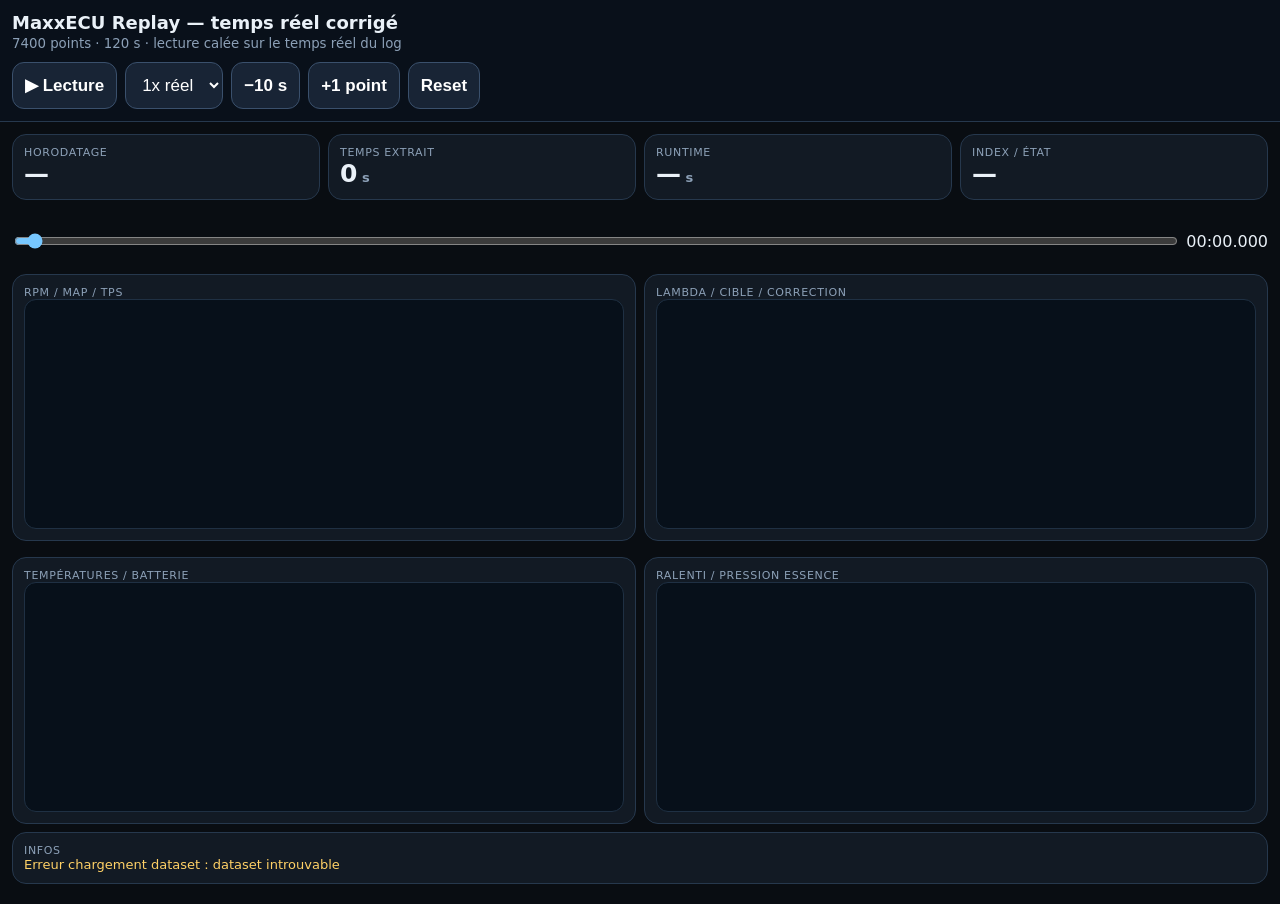
<file: maxxecu-replay/index.html>
<!doctype html><html lang="fr"><head><meta charset="utf-8"><meta name="viewport" content="width=device-width,initial-scale=1,viewport-fit=cover"><title>MaxxECU Replay realtime</title><style>*{box-sizing:border-box}body{margin:0;background:#090d12;color:#eaf1f8;font-family:system-ui,-apple-system,Segoe UI,Arial,sans-serif}header{position:sticky;top:0;z-index:5;background:#09101a;border-bottom:1px solid #26384d;padding:12px}h1{font-size:18px;margin:0}small{color:#8ca0b7}.controls{display:flex;gap:8px;flex-wrap:wrap;margin-top:10px}button,select,input{font-size:17px;padding:12px;border-radius:12px;background:#182435;color:#fff;border:1px solid #3a506c}button{font-weight:800}.wrap{padding:12px;max-width:1300px;margin:auto}.grid{display:grid;grid-template-columns:repeat(4,1fr);gap:8px}.card{background:#121a24;border:1px solid #26384d;border-radius:14px;padding:11px;margin-bottom:8px}.lab{color:#8ca0b7;font-size:11px;text-transform:uppercase;letter-spacing:.06em}.val{font-size:25px;font-weight:900;font-variant-numeric:tabular-nums}.unit{color:#8ca0b7;font-size:13px}.timeline{display:grid;grid-template-columns:1fr auto;gap:10px;align-items:center;margin:10px 0}input[type=range]{width:100%;accent-color:#77c7ff}.charts{display:grid;grid-template-columns:1fr 1fr;gap:8px}canvas{width:100%;height:230px;background:#07101a;border:1px solid #1f3043;border-radius:12px;display:block}.bad{border-color:#ff6b6b}#info{color:#ffd166;white-space:pre-wrap;font-size:13px}@media(max-width:850px){.grid{grid-template-columns:1fr 1fr}.charts{grid-template-columns:1fr}}@media(max-width:520px){header,.wrap{padding:10px}button,select{flex:1}.val{font-size:21px}}</style></head><body><header><h1>MaxxECU Replay — temps réel corrigé</h1><small>7400 points · 120 s · lecture calée sur le temps réel du log</small><div class="controls"><button id="play">▶ Lecture</button><select id="speed"><option value="0.25">0.25x</option><option value="0.5">0.5x</option><option value="1" selected>1x réel</option><option value="2">2x</option><option value="4">4x</option><option value="8">8x</option></select><button id="back">−10 s</button><button id="step">+1 point</button><button id="reset">Reset</button></div></header><div class="wrap"><div class="grid"><div class="card"><div class="lab">Horodatage</div><div class="val" id="stamp">—</div></div><div class="card"><div class="lab">Temps extrait</div><div class="val"><span id="elapsed">0</span><span class="unit"> s</span></div></div><div class="card"><div class="lab">Runtime</div><div class="val"><span id="runtime">—</span><span class="unit"> s</span></div></div><div class="card"><div class="lab">Index / état</div><div class="val" id="state">—</div></div></div><div class="timeline"><input id="slider" type="range" min="0" max="0" value="0"><div id="clock">00:00.000</div></div><div class="grid" id="metrics"></div><div class="charts"><div class="card"><div class="lab">RPM / MAP / TPS</div><canvas id="c1" width="900" height="300"></canvas></div><div class="card"><div class="lab">Lambda / cible / correction</div><canvas id="c2" width="900" height="300"></canvas></div><div class="card"><div class="lab">Températures / batterie</div><canvas id="c3" width="900" height="300"></canvas></div><div class="card"><div class="lab">Ralenti / pression essence</div><canvas id="c4" width="900" height="300"></canvas></div></div><div class="card"><div class="lab">Infos</div><div id="info">Chargement des 7400 points…</div></div></div><script>(function(){var D=[],i=0,playing=false,playWall=0,playLogT=0,lastPaint=0,base=new Date(2026,4,12,17,37,54);var $=function(id){return document.getElementById(id)};function f(v,d){v=Number(v);return isFinite(v)?v.toFixed(d||0):'—'}function mmss(t){t=Number(t)||0;var m=Math.floor(t/60),s=t-m*60;return String(m).padStart(2,'0')+':'+s.toFixed(3).padStart(6,'0')}function stamp(t){var d=new Date(base.getTime()+t*1000);return String(d.getHours()).padStart(2,'0')+':'+String(d.getMinutes()).padStart(2,'0')+':'+String(d.getSeconds()).padStart(2,'0')+'.'+String(d.getMilliseconds()).padStart(3,'0')}function byTime(t){var lo=0,hi=D.length-1;while(lo<hi){var m=(lo+hi)>>1;if(D[m].t<t)lo=m+1;else hi=m}return lo}function cls(k,v){return (k==='lambda'&&(v<.85||v>1.2))||(k==='bat'&&v<12)||(k==='rpm'&&v>2500)?'bad':''}function val(v){v=Number(v);if(!isFinite(v))return'—';return Math.abs(v)>=100?f(v,0):f(v,2)}function render(force){if(!D.length)return;var d=D[i];$('stamp').textContent=stamp(d.t);$('elapsed').textContent=f(d.t,3);$('runtime').textContent=f(d.runtime,3);$('state').textContent=i+' / '+(D.length-1)+(playing?' ▶':' ❚❚');$('clock').textContent=mmss(d.t);$('slider').value=i;var M=[['rpm','RPM','rpm'],['map','MAP','kPa'],['boost','Boost rel','bar'],['tps','TPS','%'],['lambda','Lambda','λ'],['lt','Cible λ','λ'],['lc','Corr λ','%'],['ign','Avance','°'],['iat','IAT','°C'],['clt','CLT','°C'],['bat','Batterie','V'],['fuel','Fuel P','kPa'],['oil','Huile P','kPa'],['idle','Idle cible','rpm'],['ie','Idle erreur','rpm'],['kn','Knock corr','°']];$('metrics').innerHTML=M.map(function(m){return '<div class="card '+cls(m[0],d[m[0]])+'"><div class="lab">'+m[1]+'</div><div class="val">'+val(d[m[0]])+' <span class="unit">'+m[2]+'</span></div></div>'}).join('');var now=performance.now();if(force||now-lastPaint>140){draw('c1',[['rpm','RPM',0,3500],['map','MAP',0,120],['tps','TPS',0,100]]);draw('c2',[['lambda','Lambda',.7,1.5],['lt','Cible',.7,1.2],['lc','Corr',-30,30]]);draw('c3',[['iat','IAT',0,100],['clt','CLT',0,120],['bat','Batt',10,16]]);draw('c4',[['idle','Idle',0,1500],['ie','Err',-2500,1500],['fuel','Fuel',250,400]]);lastPaint=now}}function draw(id,S){var c=$(id),x=c.getContext('2d'),w=c.width,h=c.height,cols=['#77c7ff','#ffd166','#56d68a'];x.clearRect(0,0,w,h);x.strokeStyle='#223246';for(var g=0;g<5;g++){var y=25+g*(h-50)/4;x.beginPath();x.moveTo(42,y);x.lineTo(w-10,y);x.stroke()}S.forEach(function(s,n){x.strokeStyle=cols[n%cols.length];x.fillStyle=cols[n%cols.length];x.fillText(s[1],50+n*120,16);x.beginPath();var started=false;for(var j=0;j<D.length;j+=2){var v=Number(D[j][s[0]]);if(!isFinite(v))continue;var xx=42+j*(w-60)/(D.length-1),yy=h-25-((v-s[2])/(s[3]-s[2]))*(h-55);if(!started){x.moveTo(xx,yy);started=true}else x.lineTo(xx,yy)}x.stroke()});var xc=42+i*(w-60)/(D.length-1);x.strokeStyle='#fff';x.beginPath();x.moveTo(xc,20);x.lineTo(xc,h-20);x.stroke()}function loop(now){if(playing&&D.length){var sp=Number($('speed').value)||1;var target=playLogT+(now-playWall)/1000*sp;i=byTime(target);if(i>=D.length-1){i=D.length-1;playing=false;$('play').textContent='▶ Lecture'}render(false)}requestAnimationFrame(loop)}function start(){if(!D.length)return;playing=true;playWall=performance.now();playLogT=D[i].t;$('play').textContent='⏸ Pause';render(true)}function stop(){playing=false;$('play').textContent='▶ Lecture';render(true)}$('play').onclick=function(){playing?stop():start()};$('step').onclick=function(){stop();i=Math.min(D.length-1,i+1);render(true)};$('reset').onclick=function(){stop();i=0;render(true)};$('back').onclick=function(){stop();i=byTime(Math.max(0,D[i].t-10));render(true)};$('slider').oninput=function(){stop();i=Number(this.value)||0;render(true)};window.onerror=function(m,s,l){$('info').textContent='Erreur JS: '+m+' ligne '+l};fetch('maxxecu_120_original_sampling.html?v=7400').then(function(r){if(!r.ok)throw Error('HTTP '+r.status);return r.text()}).then(function(txt){var a=txt.indexOf('var D=['),b=txt.indexOf('];var base=',a);if(a<0||b<0)throw Error('dataset introuvable');var json=txt.slice(a+6,b+1);D=JSON.parse(json);$('slider').max=D.length-1;$('info').textContent='Données chargées : '+D.length+' points sur '+f(D[D.length-1].t,3)+' s. Lecture 1x = durée réelle.';render(true);requestAnimationFrame(loop)}).catch(function(e){$('info').textContent='Erreur chargement dataset : '+e.message});})();</script></body></html>
</file>
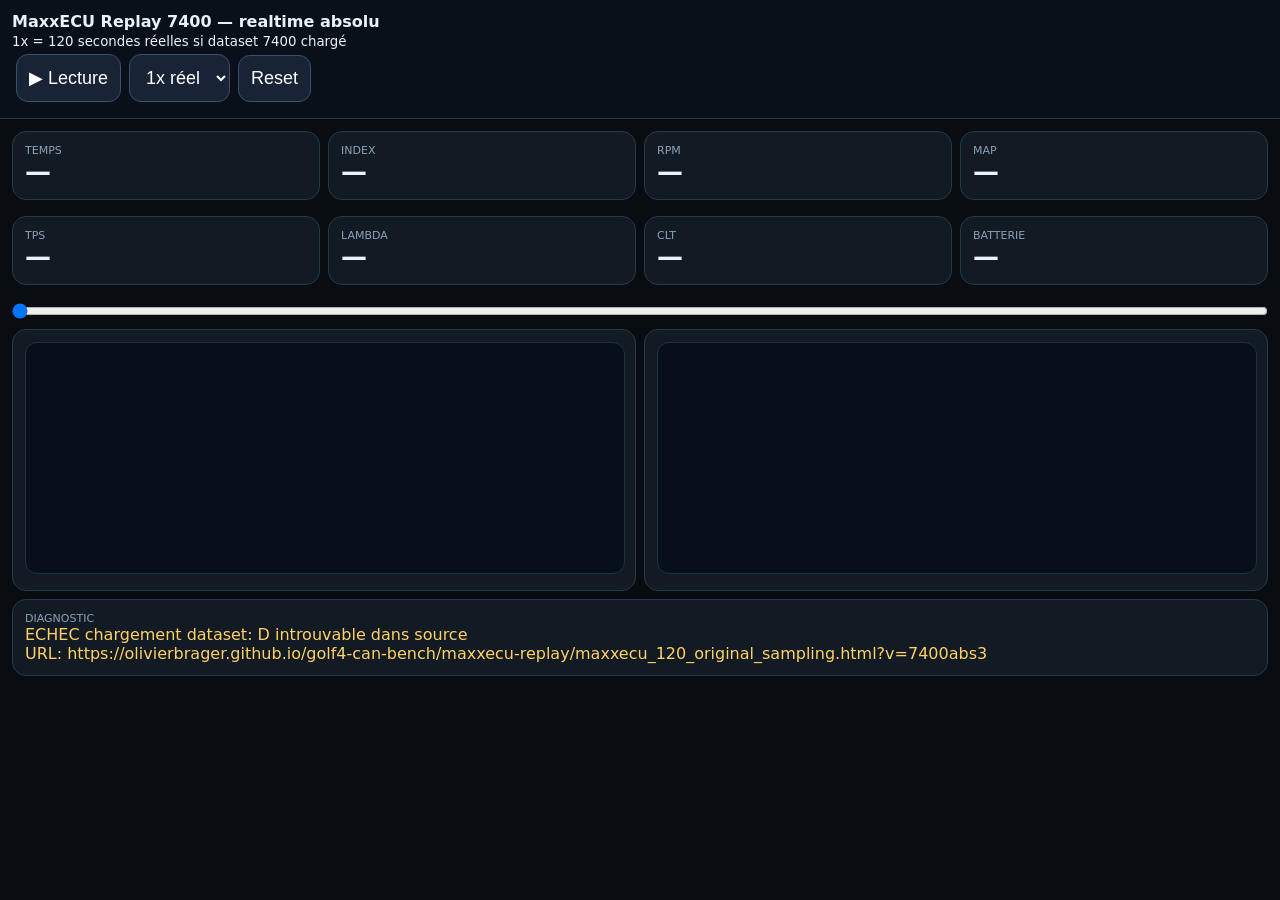
<file: maxxecu-replay/r7400-abs.html>
<!doctype html><html lang="fr"><head><meta charset="utf-8"><meta name="viewport" content="width=device-width,initial-scale=1"><title>MaxxECU r7400 abs</title><style>body{margin:0;background:#090d12;color:#eaf1f8;font-family:system-ui,Arial}header{position:sticky;top:0;background:#09101a;border-bottom:1px solid #26384d;padding:12px;z-index:2}button,select{font-size:18px;padding:12px;border-radius:12px;background:#182435;color:#fff;border:1px solid #3a506c;margin:4px}main{padding:12px}.grid{display:grid;grid-template-columns:repeat(4,1fr);gap:8px}.card{background:#121a24;border:1px solid #26384d;border-radius:14px;padding:12px;margin-bottom:8px}.lab{color:#8ca0b7;font-size:11px;text-transform:uppercase}.val{font-size:26px;font-weight:900;font-variant-numeric:tabular-nums}.charts{display:grid;grid-template-columns:1fr 1fr;gap:8px}canvas{width:100%;height:230px;background:#07101a;border:1px solid #1f3043;border-radius:12px}#info{color:#ffd166;white-space:pre-wrap}@media(max-width:800px){.grid,.charts{grid-template-columns:1fr 1fr}}@media(max-width:520px){.grid,.charts{grid-template-columns:1fr}button,select{width:100%}}</style></head><body><header><b>MaxxECU Replay 7400 — realtime absolu</b><br><small>1x = 120 secondes réelles si dataset 7400 chargé</small><br><button id="play">▶ Lecture</button><select id="speed"><option value="0.5">0.5x</option><option value="1" selected>1x réel</option><option value="2">2x</option><option value="4">4x</option><option value="8">8x</option></select><button id="reset">Reset</button></header><main><div class="grid"><div class="card"><div class="lab">Temps</div><div class="val" id="t">—</div></div><div class="card"><div class="lab">Index</div><div class="val" id="idx">—</div></div><div class="card"><div class="lab">RPM</div><div class="val" id="rpm">—</div></div><div class="card"><div class="lab">MAP</div><div class="val" id="map">—</div></div><div class="card"><div class="lab">TPS</div><div class="val" id="tps">—</div></div><div class="card"><div class="lab">Lambda</div><div class="val" id="lambda">—</div></div><div class="card"><div class="lab">CLT</div><div class="val" id="clt">—</div></div><div class="card"><div class="lab">Batterie</div><div class="val" id="bat">—</div></div></div><input id="slider" type="range" min="0" max="0" value="0" style="width:100%;margin:10px 0"><div class="charts"><div class="card"><canvas id="c1" width="900" height="300"></canvas></div><div class="card"><canvas id="c2" width="900" height="300"></canvas></div></div><div class="card"><div class="lab">Diagnostic</div><div id="info">Chargement...</div></div></main><script>(function(){var URL='https://olivierbrager.github.io/golf4-can-bench/maxxecu-replay/maxxecu_120_original_sampling.html?v=7400abs3';var D=[],i=0,playing=false,startWall=0,startLog=0,lastDraw=0;var $=id=>document.getElementById(id);function n(x){return Number(x)||0}function f(x,d){x=Number(x);return isFinite(x)?x.toFixed(d||0):'—'}function byTime(t){var lo=0,hi=D.length-1;while(lo<hi){var m=(lo+hi)>>1;if(n(D[m].t)<t)lo=m+1;else hi=m}return lo}function render(force){if(!D.length)return;var d=D[i];$('t').textContent=f(d.t,3)+' s';$('idx').textContent=i+' / '+(D.length-1);$('rpm').textContent=f(d.rpm,0);$('map').textContent=f(d.map,1);$('tps').textContent=f(d.tps,1);$('lambda').textContent=f(d.lambda,3);$('clt').textContent=f(d.clt,1);$('bat').textContent=f(d.bat,2);$('slider').value=i;var now=performance.now();if(force||now-lastDraw>200){draw('c1',[['rpm','RPM',0,3500],['map','MAP',0,120],['tps','TPS',0,100]]);draw('c2',[['lambda','Lambda',.7,1.5],['lt','LT',.7,1.2],['lc','LC',-30,30]]);lastDraw=now}}function draw(id,S){var c=$(id),x=c.getContext('2d'),w=c.width,h=c.height,cols=['#77c7ff','#ffd166','#56d68a'];x.clearRect(0,0,w,h);S.forEach(function(s,k){x.strokeStyle=cols[k%3];x.fillStyle=cols[k%3];x.fillText(s[1],40+k*110,16);x.beginPath();for(var j=0;j<D.length;j+=2){var v=n(D[j][s[0]]),xx=35+j*(w-50)/(D.length-1),yy=h-20-((v-s[2])/(s[3]-s[2]))*(h-45);if(j===0)x.moveTo(xx,yy);else x.lineTo(xx,yy)}x.stroke()});var xc=35+i*(w-50)/(D.length-1);x.strokeStyle='#fff';x.beginPath();x.moveTo(xc,20);x.lineTo(xc,h-15);x.stroke()}function loop(now){if(playing){var sp=n($('speed').value)||1;var target=startLog+(now-startWall)/1000*sp;i=byTime(target);if(i>=D.length-1){i=D.length-1;playing=false;$('play').textContent='▶ Lecture'}render(false)}requestAnimationFrame(loop)}$('play').onclick=function(){if(!D.length)return;if(playing){playing=false;$('play').textContent='▶ Lecture';return}playing=true;startWall=performance.now();startLog=n(D[i].t);$('play').textContent='⏸ Pause';render(true)};$('reset').onclick=function(){playing=false;$('play').textContent='▶ Lecture';i=0;render(true)};$('slider').oninput=function(){playing=false;$('play').textContent='▶ Lecture';i=n(this.value);render(true)};window.onerror=function(m,s,l){$('info').textContent='Erreur JS: '+m+' ligne '+l};fetch(URL,{cache:'no-store'}).then(r=>{if(!r.ok)throw Error('HTTP '+r.status);return r.text()}).then(txt=>{var a=txt.indexOf('var D=['),b=txt.indexOf('];var base=',a);if(a<0||b<0)throw Error('D introuvable dans source');D=JSON.parse(txt.slice(a+6,b+1));$('slider').max=D.length-1;$('info').textContent='OK dataset chargé: '+D.length+' points, durée '+f(D[D.length-1].t,3)+' s. À 1x, la lecture doit durer environ '+f(D[D.length-1].t,0)+' s.';render(true);requestAnimationFrame(loop)}).catch(e=>{$('info').textContent='ECHEC chargement dataset: '+e.message+'\nURL: '+URL});})();</script></body></html>
</file>
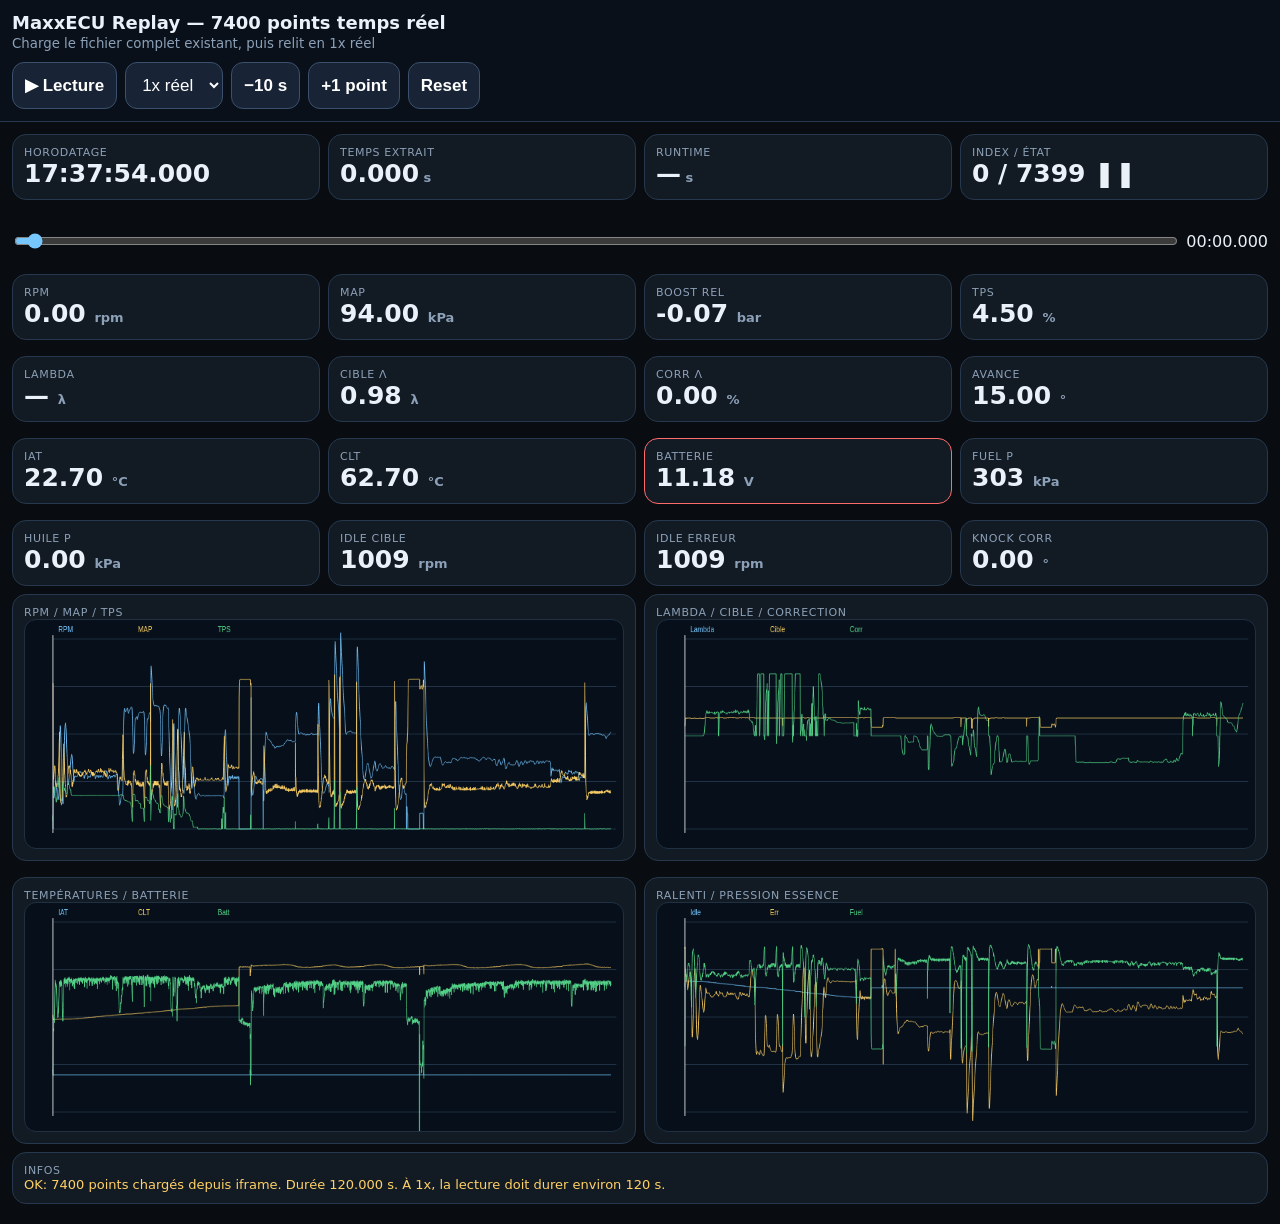
<file: maxxecu-replay/r7400-frame.html>
<!doctype html><html lang="fr"><head><meta charset="utf-8"><meta name="viewport" content="width=device-width,initial-scale=1,viewport-fit=cover"><title>MaxxECU 7400 realtime iframe</title><style>*{box-sizing:border-box}body{margin:0;background:#090d12;color:#eaf1f8;font-family:system-ui,-apple-system,Segoe UI,Arial,sans-serif}header{position:sticky;top:0;z-index:5;background:#09101a;border-bottom:1px solid #26384d;padding:12px}h1{font-size:18px;margin:0}small{color:#8ca0b7}.controls{display:flex;gap:8px;flex-wrap:wrap;margin-top:10px}button,select,input{font-size:17px;padding:12px;border-radius:12px;background:#182435;color:#fff;border:1px solid #3a506c}button{font-weight:800}.wrap{padding:12px;max-width:1300px;margin:auto}.grid{display:grid;grid-template-columns:repeat(4,1fr);gap:8px}.card{background:#121a24;border:1px solid #26384d;border-radius:14px;padding:11px;margin-bottom:8px}.lab{color:#8ca0b7;font-size:11px;text-transform:uppercase;letter-spacing:.06em}.val{font-size:25px;font-weight:900;font-variant-numeric:tabular-nums}.unit{color:#8ca0b7;font-size:13px}.timeline{display:grid;grid-template-columns:1fr auto;gap:10px;align-items:center;margin:10px 0}input[type=range]{width:100%;accent-color:#77c7ff}.charts{display:grid;grid-template-columns:1fr 1fr;gap:8px}canvas{width:100%;height:230px;background:#07101a;border:1px solid #1f3043;border-radius:12px;display:block}.bad{border-color:#ff6b6b}#info{color:#ffd166;white-space:pre-wrap;font-size:13px}iframe{display:none}@media(max-width:850px){.grid{grid-template-columns:1fr 1fr}.charts{grid-template-columns:1fr}}@media(max-width:520px){header,.wrap{padding:10px}button,select{flex:1}.val{font-size:21px}}</style></head><body><header><h1>MaxxECU Replay — 7400 points temps réel</h1><small>Charge le fichier complet existant, puis relit en 1x réel</small><div class="controls"><button id="play">▶ Lecture</button><select id="speed"><option value="0.25">0.25x</option><option value="0.5">0.5x</option><option value="1" selected>1x réel</option><option value="2">2x</option><option value="4">4x</option><option value="8">8x</option></select><button id="back">−10 s</button><button id="step">+1 point</button><button id="reset">Reset</button></div></header><div class="wrap"><div class="grid"><div class="card"><div class="lab">Horodatage</div><div class="val" id="stamp">—</div></div><div class="card"><div class="lab">Temps extrait</div><div class="val"><span id="elapsed">0</span><span class="unit"> s</span></div></div><div class="card"><div class="lab">Runtime</div><div class="val"><span id="runtime">—</span><span class="unit"> s</span></div></div><div class="card"><div class="lab">Index / état</div><div class="val" id="state">—</div></div></div><div class="timeline"><input id="slider" type="range" min="0" max="0" value="0"><div id="clock">00:00.000</div></div><div class="grid" id="metrics"></div><div class="charts"><div class="card"><div class="lab">RPM / MAP / TPS</div><canvas id="c1" width="900" height="300"></canvas></div><div class="card"><div class="lab">Lambda / cible / correction</div><canvas id="c2" width="900" height="300"></canvas></div><div class="card"><div class="lab">Températures / batterie</div><canvas id="c3" width="900" height="300"></canvas></div><div class="card"><div class="lab">Ralenti / pression essence</div><canvas id="c4" width="900" height="300"></canvas></div></div><div class="card"><div class="lab">Infos</div><div id="info">Chargement iframe dataset…</div></div></div><iframe id="src" src="maxxecu_120_original_sampling.html?v=7400iframe"></iframe><script>(function(){var D=[],i=0,playing=false,playWall=0,playLogT=0,lastPaint=0,base=new Date(2026,4,12,17,37,54);var $=function(id){return document.getElementById(id)};function f(v,d){v=Number(v);return isFinite(v)?v.toFixed(d||0):'—'}function mmss(t){t=Number(t)||0;var m=Math.floor(t/60),s=t-m*60;return String(m).padStart(2,'0')+':'+s.toFixed(3).padStart(6,'0')}function stamp(t){var d=new Date(base.getTime()+t*1000);return String(d.getHours()).padStart(2,'0')+':'+String(d.getMinutes()).padStart(2,'0')+':'+String(d.getSeconds()).padStart(2,'0')+'.'+String(d.getMilliseconds()).padStart(3,'0')}function byTime(t){var lo=0,hi=D.length-1;while(lo<hi){var m=(lo+hi)>>1;if(Number(D[m].t)<t)lo=m+1;else hi=m}return lo}function cls(k,v){return (k==='lambda'&&(v<.85||v>1.2))||(k==='bat'&&v<12)||(k==='rpm'&&v>2500)?'bad':''}function val(v){v=Number(v);if(!isFinite(v))return'—';return Math.abs(v)>=100?f(v,0):f(v,2)}function render(force){if(!D.length)return;var d=D[i];$('stamp').textContent=stamp(d.t);$('elapsed').textContent=f(d.t,3);$('runtime').textContent=f(d.runtime,3);$('state').textContent=i+' / '+(D.length-1)+(playing?' ▶':' ❚❚');$('clock').textContent=mmss(d.t);$('slider').value=i;var M=[['rpm','RPM','rpm'],['map','MAP','kPa'],['boost','Boost rel','bar'],['tps','TPS','%'],['lambda','Lambda','λ'],['lt','Cible λ','λ'],['lc','Corr λ','%'],['ign','Avance','°'],['iat','IAT','°C'],['clt','CLT','°C'],['bat','Batterie','V'],['fuel','Fuel P','kPa'],['oil','Huile P','kPa'],['idle','Idle cible','rpm'],['ie','Idle erreur','rpm'],['kn','Knock corr','°']];$('metrics').innerHTML=M.map(function(m){return '<div class="card '+cls(m[0],d[m[0]])+'"><div class="lab">'+m[1]+'</div><div class="val">'+val(d[m[0]])+' <span class="unit">'+m[2]+'</span></div></div>'}).join('');var now=performance.now();if(force||now-lastPaint>160){draw('c1',[['rpm','RPM',0,3500],['map','MAP',0,120],['tps','TPS',0,100]]);draw('c2',[['lambda','Lambda',.7,1.5],['lt','Cible',.7,1.2],['lc','Corr',-30,30]]);draw('c3',[['iat','IAT',0,100],['clt','CLT',0,120],['bat','Batt',10,16]]);draw('c4',[['idle','Idle',0,1500],['ie','Err',-2500,1500],['fuel','Fuel',250,400]]);lastPaint=now}}function draw(id,S){var c=$(id),x=c.getContext('2d'),w=c.width,h=c.height,cols=['#77c7ff','#ffd166','#56d68a'];x.clearRect(0,0,w,h);x.strokeStyle='#223246';for(var g=0;g<5;g++){var y=25+g*(h-50)/4;x.beginPath();x.moveTo(42,y);x.lineTo(w-10,y);x.stroke()}S.forEach(function(s,n){x.strokeStyle=cols[n%cols.length];x.fillStyle=cols[n%cols.length];x.fillText(s[1],50+n*120,16);x.beginPath();var started=false;for(var j=0;j<D.length;j+=2){var v=Number(D[j][s[0]]);if(!isFinite(v))continue;var xx=42+j*(w-60)/(D.length-1),yy=h-25-((v-s[2])/(s[3]-s[2]))*(h-55);if(!started){x.moveTo(xx,yy);started=true}else x.lineTo(xx,yy)}x.stroke()});var xc=42+i*(w-60)/(D.length-1);x.strokeStyle='#fff';x.beginPath();x.moveTo(xc,20);x.lineTo(xc,h-20);x.stroke()}function loop(now){if(playing&&D.length){var sp=Number($('speed').value)||1;var target=playLogT+(now-playWall)/1000*sp;i=byTime(target);if(i>=D.length-1){i=D.length-1;playing=false;$('play').textContent='▶ Lecture'}render(false)}requestAnimationFrame(loop)}function start(){if(!D.length)return;playing=true;playWall=performance.now();playLogT=Number(D[i].t)||0;$('play').textContent='⏸ Pause';render(true)}function stop(){playing=false;$('play').textContent='▶ Lecture';render(true)}$('play').onclick=function(){playing?stop():start()};$('step').onclick=function(){stop();i=Math.min(D.length-1,i+1);render(true)};$('reset').onclick=function(){stop();i=0;render(true)};$('back').onclick=function(){stop();i=byTime(Math.max(0,Number(D[i].t)-10));render(true)};$('slider').oninput=function(){stop();i=Number(this.value)||0;render(true)};window.onerror=function(m,s,l){$('info').textContent='Erreur JS: '+m+' ligne '+l};$('src').onload=function(){try{var w=$('src').contentWindow;if(!w||!w.D)throw Error('D non accessible');D=w.D;$('slider').max=D.length-1;$('info').textContent='OK: '+D.length+' points chargés depuis iframe. Durée '+f(D[D.length-1].t,3)+' s. À 1x, la lecture doit durer environ '+f(D[D.length-1].t,0)+' s.';render(true);requestAnimationFrame(loop)}catch(e){$('info').textContent='Erreur iframe: '+e.message}};})();</script></body></html>
</file>
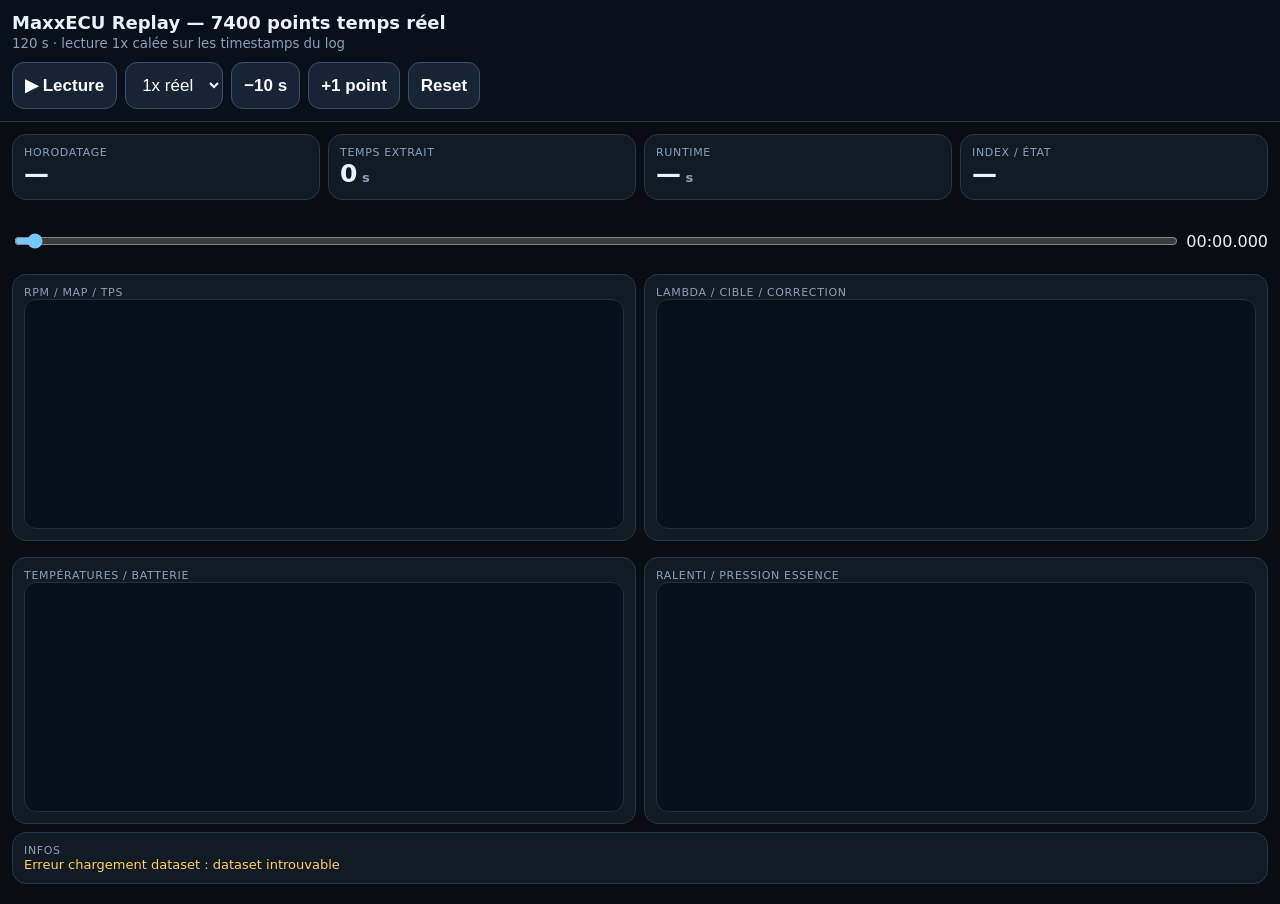
<file: maxxecu-replay/r7400.html>
<!doctype html><html lang="fr"><head><meta charset="utf-8"><meta name="viewport" content="width=device-width,initial-scale=1,viewport-fit=cover"><title>MaxxECU Replay 7400 realtime</title><style>*{box-sizing:border-box}body{margin:0;background:#090d12;color:#eaf1f8;font-family:system-ui,-apple-system,Segoe UI,Arial,sans-serif}header{position:sticky;top:0;z-index:5;background:#09101a;border-bottom:1px solid #26384d;padding:12px}h1{font-size:18px;margin:0}small{color:#8ca0b7}.controls{display:flex;gap:8px;flex-wrap:wrap;margin-top:10px}button,select,input{font-size:17px;padding:12px;border-radius:12px;background:#182435;color:#fff;border:1px solid #3a506c}button{font-weight:800}.wrap{padding:12px;max-width:1300px;margin:auto}.grid{display:grid;grid-template-columns:repeat(4,1fr);gap:8px}.card{background:#121a24;border:1px solid #26384d;border-radius:14px;padding:11px;margin-bottom:8px}.lab{color:#8ca0b7;font-size:11px;text-transform:uppercase;letter-spacing:.06em}.val{font-size:25px;font-weight:900;font-variant-numeric:tabular-nums}.unit{color:#8ca0b7;font-size:13px}.timeline{display:grid;grid-template-columns:1fr auto;gap:10px;align-items:center;margin:10px 0}input[type=range]{width:100%;accent-color:#77c7ff}.charts{display:grid;grid-template-columns:1fr 1fr;gap:8px}canvas{width:100%;height:230px;background:#07101a;border:1px solid #1f3043;border-radius:12px;display:block}.bad{border-color:#ff6b6b}#info{color:#ffd166;white-space:pre-wrap;font-size:13px}@media(max-width:850px){.grid{grid-template-columns:1fr 1fr}.charts{grid-template-columns:1fr}}@media(max-width:520px){header,.wrap{padding:10px}button,select{flex:1}.val{font-size:21px}}</style></head><body><header><h1>MaxxECU Replay — 7400 points temps réel</h1><small>120 s · lecture 1x calée sur les timestamps du log</small><div class="controls"><button id="play">▶ Lecture</button><select id="speed"><option value="0.25">0.25x</option><option value="0.5">0.5x</option><option value="1" selected>1x réel</option><option value="2">2x</option><option value="4">4x</option><option value="8">8x</option></select><button id="back">−10 s</button><button id="step">+1 point</button><button id="reset">Reset</button></div></header><div class="wrap"><div class="grid"><div class="card"><div class="lab">Horodatage</div><div class="val" id="stamp">—</div></div><div class="card"><div class="lab">Temps extrait</div><div class="val"><span id="elapsed">0</span><span class="unit"> s</span></div></div><div class="card"><div class="lab">Runtime</div><div class="val"><span id="runtime">—</span><span class="unit"> s</span></div></div><div class="card"><div class="lab">Index / état</div><div class="val" id="state">—</div></div></div><div class="timeline"><input id="slider" type="range" min="0" max="0" value="0"><div id="clock">00:00.000</div></div><div class="grid" id="metrics"></div><div class="charts"><div class="card"><div class="lab">RPM / MAP / TPS</div><canvas id="c1" width="900" height="300"></canvas></div><div class="card"><div class="lab">Lambda / cible / correction</div><canvas id="c2" width="900" height="300"></canvas></div><div class="card"><div class="lab">Températures / batterie</div><canvas id="c3" width="900" height="300"></canvas></div><div class="card"><div class="lab">Ralenti / pression essence</div><canvas id="c4" width="900" height="300"></canvas></div></div><div class="card"><div class="lab">Infos</div><div id="info">Chargement du dataset 7400 points…</div></div></div><script>(function(){var D=[],i=0,playing=false,playWall=0,playLogT=0,lastPaint=0,base=new Date(2026,4,12,17,37,54);var $=function(id){return document.getElementById(id)};function f(v,d){v=Number(v);return isFinite(v)?v.toFixed(d||0):'—'}function mmss(t){t=Number(t)||0;var m=Math.floor(t/60),s=t-m*60;return String(m).padStart(2,'0')+':'+s.toFixed(3).padStart(6,'0')}function stamp(t){var d=new Date(base.getTime()+t*1000);return String(d.getHours()).padStart(2,'0')+':'+String(d.getMinutes()).padStart(2,'0')+':'+String(d.getSeconds()).padStart(2,'0')+'.'+String(d.getMilliseconds()).padStart(3,'0')}function byTime(t){var lo=0,hi=D.length-1;while(lo<hi){var m=(lo+hi)>>1;if(Number(D[m].t)<t)lo=m+1;else hi=m}return lo}function cls(k,v){return (k==='lambda'&&(v<.85||v>1.2))||(k==='bat'&&v<12)||(k==='rpm'&&v>2500)?'bad':''}function val(v){v=Number(v);if(!isFinite(v))return'—';return Math.abs(v)>=100?f(v,0):f(v,2)}function render(force){if(!D.length)return;var d=D[i];$('stamp').textContent=stamp(d.t);$('elapsed').textContent=f(d.t,3);$('runtime').textContent=f(d.runtime,3);$('state').textContent=i+' / '+(D.length-1)+(playing?' ▶':' ❚❚');$('clock').textContent=mmss(d.t);$('slider').value=i;var M=[['rpm','RPM','rpm'],['map','MAP','kPa'],['boost','Boost rel','bar'],['tps','TPS','%'],['lambda','Lambda','λ'],['lt','Cible λ','λ'],['lc','Corr λ','%'],['ign','Avance','°'],['iat','IAT','°C'],['clt','CLT','°C'],['bat','Batterie','V'],['fuel','Fuel P','kPa'],['oil','Huile P','kPa'],['idle','Idle cible','rpm'],['ie','Idle erreur','rpm'],['kn','Knock corr','°']];$('metrics').innerHTML=M.map(function(m){return '<div class="card '+cls(m[0],d[m[0]])+'"><div class="lab">'+m[1]+'</div><div class="val">'+val(d[m[0]])+' <span class="unit">'+m[2]+'</span></div></div>'}).join('');var now=performance.now();if(force||now-lastPaint>180){draw('c1',[['rpm','RPM',0,3500],['map','MAP',0,120],['tps','TPS',0,100]]);draw('c2',[['lambda','Lambda',.7,1.5],['lt','Cible',.7,1.2],['lc','Corr',-30,30]]);draw('c3',[['iat','IAT',0,100],['clt','CLT',0,120],['bat','Batt',10,16]]);draw('c4',[['idle','Idle',0,1500],['ie','Err',-2500,1500],['fuel','Fuel',250,400]]);lastPaint=now}}function draw(id,S){var c=$(id),x=c.getContext('2d'),w=c.width,h=c.height,cols=['#77c7ff','#ffd166','#56d68a'];x.clearRect(0,0,w,h);x.strokeStyle='#223246';for(var g=0;g<5;g++){var y=25+g*(h-50)/4;x.beginPath();x.moveTo(42,y);x.lineTo(w-10,y);x.stroke()}S.forEach(function(s,n){x.strokeStyle=cols[n%cols.length];x.fillStyle=cols[n%cols.length];x.fillText(s[1],50+n*120,16);x.beginPath();var started=false;for(var j=0;j<D.length;j+=2){var v=Number(D[j][s[0]]);if(!isFinite(v))continue;var xx=42+j*(w-60)/(D.length-1),yy=h-25-((v-s[2])/(s[3]-s[2]))*(h-55);if(!started){x.moveTo(xx,yy);started=true}else x.lineTo(xx,yy)}x.stroke()});var xc=42+i*(w-60)/(D.length-1);x.strokeStyle='#fff';x.beginPath();x.moveTo(xc,20);x.lineTo(xc,h-20);x.stroke()}function loop(now){if(playing&&D.length){var sp=Number($('speed').value)||1;var target=playLogT+(now-playWall)/1000*sp;i=byTime(target);if(i>=D.length-1){i=D.length-1;playing=false;$('play').textContent='▶ Lecture'}render(false)}requestAnimationFrame(loop)}function start(){if(!D.length)return;playing=true;playWall=performance.now();playLogT=Number(D[i].t)||0;$('play').textContent='⏸ Pause';render(true)}function stop(){playing=false;$('play').textContent='▶ Lecture';render(true)}$('play').onclick=function(){playing?stop():start()};$('step').onclick=function(){stop();i=Math.min(D.length-1,i+1);render(true)};$('reset').onclick=function(){stop();i=0;render(true)};$('back').onclick=function(){stop();i=byTime(Math.max(0,Number(D[i].t)-10));render(true)};$('slider').oninput=function(){stop();i=Number(this.value)||0;render(true)};window.onerror=function(m,s,l){$('info').textContent='Erreur JS: '+m+' ligne '+l};fetch('maxxecu_120_original_sampling.html?v=7400').then(function(r){if(!r.ok)throw Error('HTTP '+r.status);return r.text()}).then(function(txt){var a=txt.indexOf('var D=['),b=txt.indexOf('];var base=',a);if(a<0||b<0)throw Error('dataset introuvable');D=JSON.parse(txt.slice(a+6,b+1));$('slider').max=D.length-1;$('info').textContent='Données chargées : '+D.length+' points sur '+f(D[D.length-1].t,3)+' s. Lecture 1x = durée réelle.';render(true);requestAnimationFrame(loop)}).catch(function(e){$('info').textContent='Erreur chargement dataset : '+e.message});})();</script></body></html>
</file>
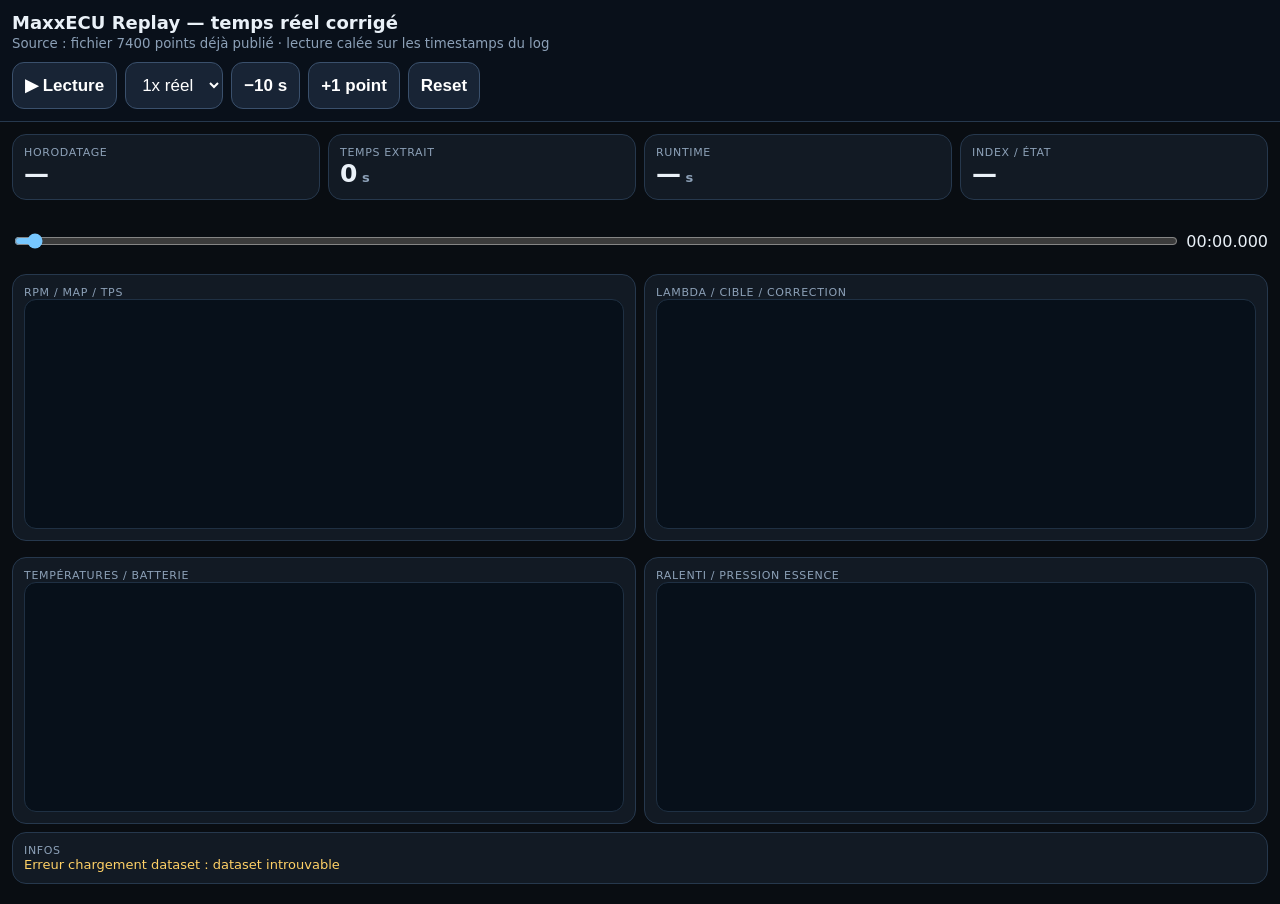
<file: maxxecu-replay/realtime.html>
<!doctype html><html lang="fr"><head><meta charset="utf-8"><meta name="viewport" content="width=device-width,initial-scale=1,viewport-fit=cover"><title>MaxxECU Replay realtime</title><style>*{box-sizing:border-box}body{margin:0;background:#090d12;color:#eaf1f8;font-family:system-ui,-apple-system,Segoe UI,Arial,sans-serif}header{position:sticky;top:0;z-index:5;background:#09101a;border-bottom:1px solid #26384d;padding:12px}h1{font-size:18px;margin:0}small{color:#8ca0b7}.controls{display:flex;gap:8px;flex-wrap:wrap;margin-top:10px}button,select,input{font-size:17px;padding:12px;border-radius:12px;background:#182435;color:#fff;border:1px solid #3a506c}button{font-weight:800}.wrap{padding:12px;max-width:1300px;margin:auto}.grid{display:grid;grid-template-columns:repeat(4,1fr);gap:8px}.card{background:#121a24;border:1px solid #26384d;border-radius:14px;padding:11px;margin-bottom:8px}.lab{color:#8ca0b7;font-size:11px;text-transform:uppercase;letter-spacing:.06em}.val{font-size:25px;font-weight:900;font-variant-numeric:tabular-nums}.unit{color:#8ca0b7;font-size:13px}.timeline{display:grid;grid-template-columns:1fr auto;gap:10px;align-items:center;margin:10px 0}input[type=range]{width:100%;accent-color:#77c7ff}.charts{display:grid;grid-template-columns:1fr 1fr;gap:8px}canvas{width:100%;height:230px;background:#07101a;border:1px solid #1f3043;border-radius:12px;display:block}.bad{border-color:#ff6b6b}#info{color:#ffd166;white-space:pre-wrap;font-size:13px}@media(max-width:850px){.grid{grid-template-columns:1fr 1fr}.charts{grid-template-columns:1fr}}@media(max-width:520px){header,.wrap{padding:10px}button,select{flex:1}.val{font-size:21px}}</style></head><body><header><h1>MaxxECU Replay — temps réel corrigé</h1><small>Source : fichier 7400 points déjà publié · lecture calée sur les timestamps du log</small><div class="controls"><button id="play">▶ Lecture</button><select id="speed"><option value="0.25">0.25x</option><option value="0.5">0.5x</option><option value="1" selected>1x réel</option><option value="2">2x</option><option value="4">4x</option><option value="8">8x</option></select><button id="back">−10 s</button><button id="step">+1 point</button><button id="reset">Reset</button></div></header><div class="wrap"><div class="grid"><div class="card"><div class="lab">Horodatage</div><div class="val" id="stamp">—</div></div><div class="card"><div class="lab">Temps extrait</div><div class="val"><span id="elapsed">0</span><span class="unit"> s</span></div></div><div class="card"><div class="lab">Runtime</div><div class="val"><span id="runtime">—</span><span class="unit"> s</span></div></div><div class="card"><div class="lab">Index / état</div><div class="val" id="state">—</div></div></div><div class="timeline"><input id="slider" type="range" min="0" max="0" value="0"><div id="clock">00:00.000</div></div><div class="grid" id="metrics"></div><div class="charts"><div class="card"><div class="lab">RPM / MAP / TPS</div><canvas id="c1" width="900" height="300"></canvas></div><div class="card"><div class="lab">Lambda / cible / correction</div><canvas id="c2" width="900" height="300"></canvas></div><div class="card"><div class="lab">Températures / batterie</div><canvas id="c3" width="900" height="300"></canvas></div><div class="card"><div class="lab">Ralenti / pression essence</div><canvas id="c4" width="900" height="300"></canvas></div></div><div class="card"><div class="lab">Infos</div><div id="info">Chargement des 7400 points…</div></div></div><script>(function(){var D=[],i=0,playing=false,playWall=0,playLogT=0,raf=0,lastPaint=0,base=new Date(2026,4,12,17,37,54);var $=id=>document.getElementById(id);function f(v,d){v=Number(v);return isFinite(v)?v.toFixed(d||0):'—'}function mmss(t){t=Number(t)||0;var m=Math.floor(t/60),s=t-m*60;return String(m).padStart(2,'0')+':'+s.toFixed(3).padStart(6,'0')}function stamp(t){var d=new Date(base.getTime()+t*1000);return String(d.getHours()).padStart(2,'0')+':'+String(d.getMinutes()).padStart(2,'0')+':'+String(d.getSeconds()).padStart(2,'0')+'.'+String(d.getMilliseconds()).padStart(3,'0')}function byTime(t){var lo=0,hi=D.length-1;while(lo<hi){var m=(lo+hi)>>1;if(D[m].t<t)lo=m+1;else hi=m}return lo}function cls(k,v){return (k==='lambda'&&(v<.85||v>1.2))||(k==='bat'&&v<12)||(k==='rpm'&&v>2500)?'bad':''}function val(v){v=Number(v);if(!isFinite(v))return'—';return Math.abs(v)>=100?f(v,0):f(v,2)}function render(force){if(!D.length)return;var d=D[i];$('stamp').textContent=stamp(d.t);$('elapsed').textContent=f(d.t,3);$('runtime').textContent=f(d.runtime,3);$('state').textContent=i+' / '+(D.length-1)+(playing?' ▶':' ❚❚');$('clock').textContent=mmss(d.t);$('slider').value=i;var M=[['rpm','RPM','rpm'],['map','MAP','kPa'],['boost','Boost rel','bar'],['tps','TPS','%'],['lambda','Lambda','λ'],['lt','Cible λ','λ'],['lc','Corr λ','%'],['ign','Avance','°'],['iat','IAT','°C'],['clt','CLT','°C'],['bat','Batterie','V'],['fuel','Fuel P','kPa'],['oil','Huile P','kPa'],['idle','Idle cible','rpm'],['ie','Idle erreur','rpm'],['kn','Knock corr','°']];$('metrics').innerHTML=M.map(m=>'<div class="card '+cls(m[0],d[m[0]])+'"><div class="lab">'+m[1]+'</div><div class="val">'+val(d[m[0]])+' <span class="unit">'+m[2]+'</span></div></div>').join('');var now=performance.now();if(force||now-lastPaint>140){draw('c1',[['rpm','RPM',0,3500],['map','MAP',0,120],['tps','TPS',0,100]]);draw('c2',[['lambda','Lambda',.7,1.5],['lt','Cible',.7,1.2],['lc','Corr',-30,30]]);draw('c3',[['iat','IAT',0,100],['clt','CLT',0,120],['bat','Batt',10,16]]);draw('c4',[['idle','Idle',0,1500],['ie','Err',-2500,1500],['fuel','Fuel',250,400]]);lastPaint=now}}function draw(id,S){var c=$(id),x=c.getContext('2d'),w=c.width,h=c.height,cols=['#77c7ff','#ffd166','#56d68a'];x.clearRect(0,0,w,h);x.strokeStyle='#223246';for(var g=0;g<5;g++){var y=25+g*(h-50)/4;x.beginPath();x.moveTo(42,y);x.lineTo(w-10,y);x.stroke()}S.forEach(function(s,n){x.strokeStyle=cols[n%cols.length];x.fillStyle=cols[n%cols.length];x.fillText(s[1],50+n*120,16);x.beginPath();var started=false;for(var j=0;j<D.length;j+=2){var v=Number(D[j][s[0]]);if(!isFinite(v))continue;var xx=42+j*(w-60)/(D.length-1),yy=h-25-((v-s[2])/(s[3]-s[2]))*(h-55);if(!started){x.moveTo(xx,yy);started=true}else x.lineTo(xx,yy)}x.stroke()});var xc=42+i*(w-60)/(D.length-1);x.strokeStyle='#fff';x.beginPath();x.moveTo(xc,20);x.lineTo(xc,h-20);x.stroke()}function loop(now){if(playing&&D.length){var sp=Number($('speed').value)||1;var target=playLogT+(now-playWall)/1000*sp;i=byTime(target);if(i>=D.length-1){i=D.length-1;playing=false;$('play').textContent='▶ Lecture'}render(false)}raf=requestAnimationFrame(loop)}function start(){if(!D.length)return;playing=true;playWall=performance.now();playLogT=D[i].t;$('play').textContent='⏸ Pause';render(true)}function stop(){playing=false;$('play').textContent='▶ Lecture';render(true)}$('play').onclick=function(){playing?stop():start()};$('step').onclick=function(){stop();i=Math.min(D.length-1,i+1);render(true)};$('reset').onclick=function(){stop();i=0;render(true)};$('back').onclick=function(){stop();i=byTime(Math.max(0,D[i].t-10));render(true)};$('slider').oninput=function(){stop();i=Number(this.value)||0;render(true)};window.onerror=function(m,s,l){$('info').textContent='Erreur JS: '+m+' ligne '+l};fetch('maxxecu_120_original_sampling.html?v=7400').then(r=>r.text()).then(txt=>{var a=txt.indexOf('var D=['),b=txt.indexOf('];var base=',a);if(a<0||b<0)throw Error('dataset introuvable');var json=txt.slice(a+6,b+1);D=JSON.parse(json);$('slider').max=D.length-1;$('info').textContent='Données chargées : '+D.length+' points sur '+f(D[D.length-1].t,3)+' s. Lecture 1x = durée réelle.';render(true);requestAnimationFrame(loop)}).catch(e=>{$('info').textContent='Erreur chargement dataset : '+e.message});})();</script></body></html>
</file>
